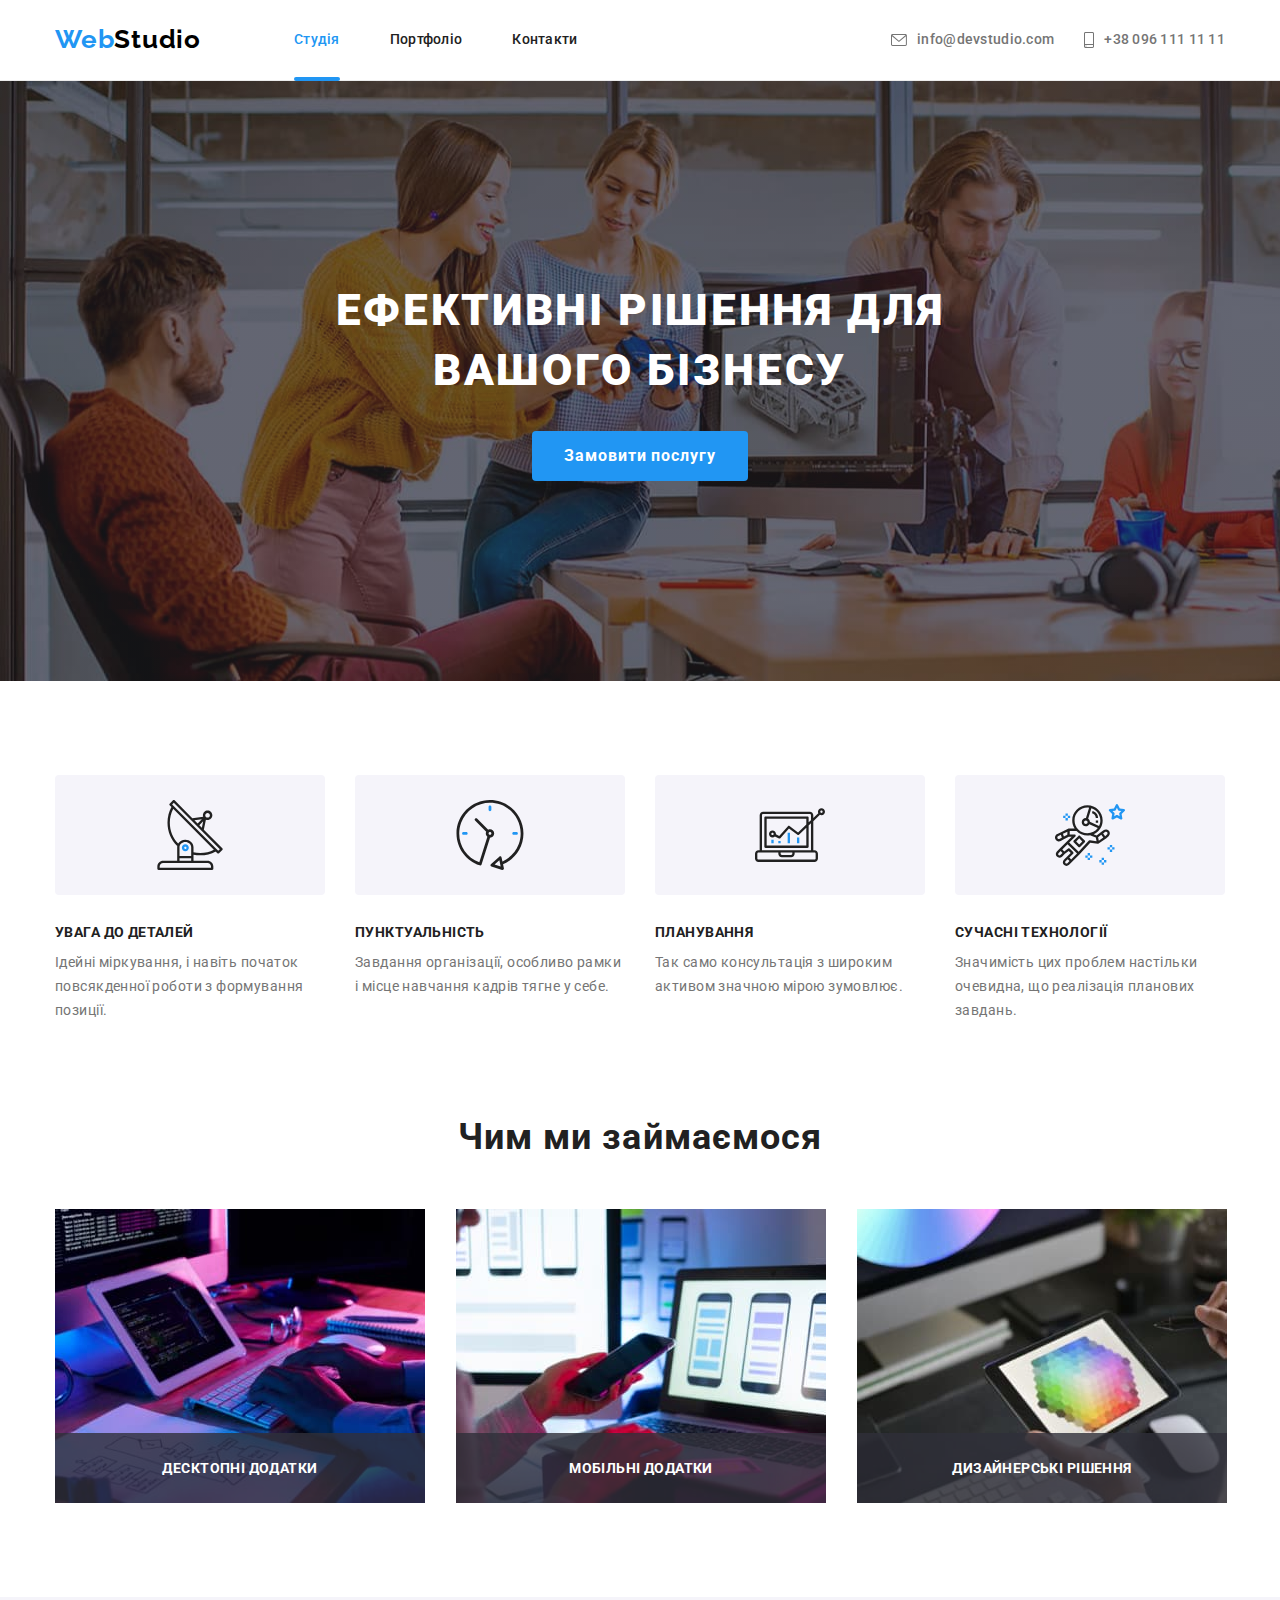
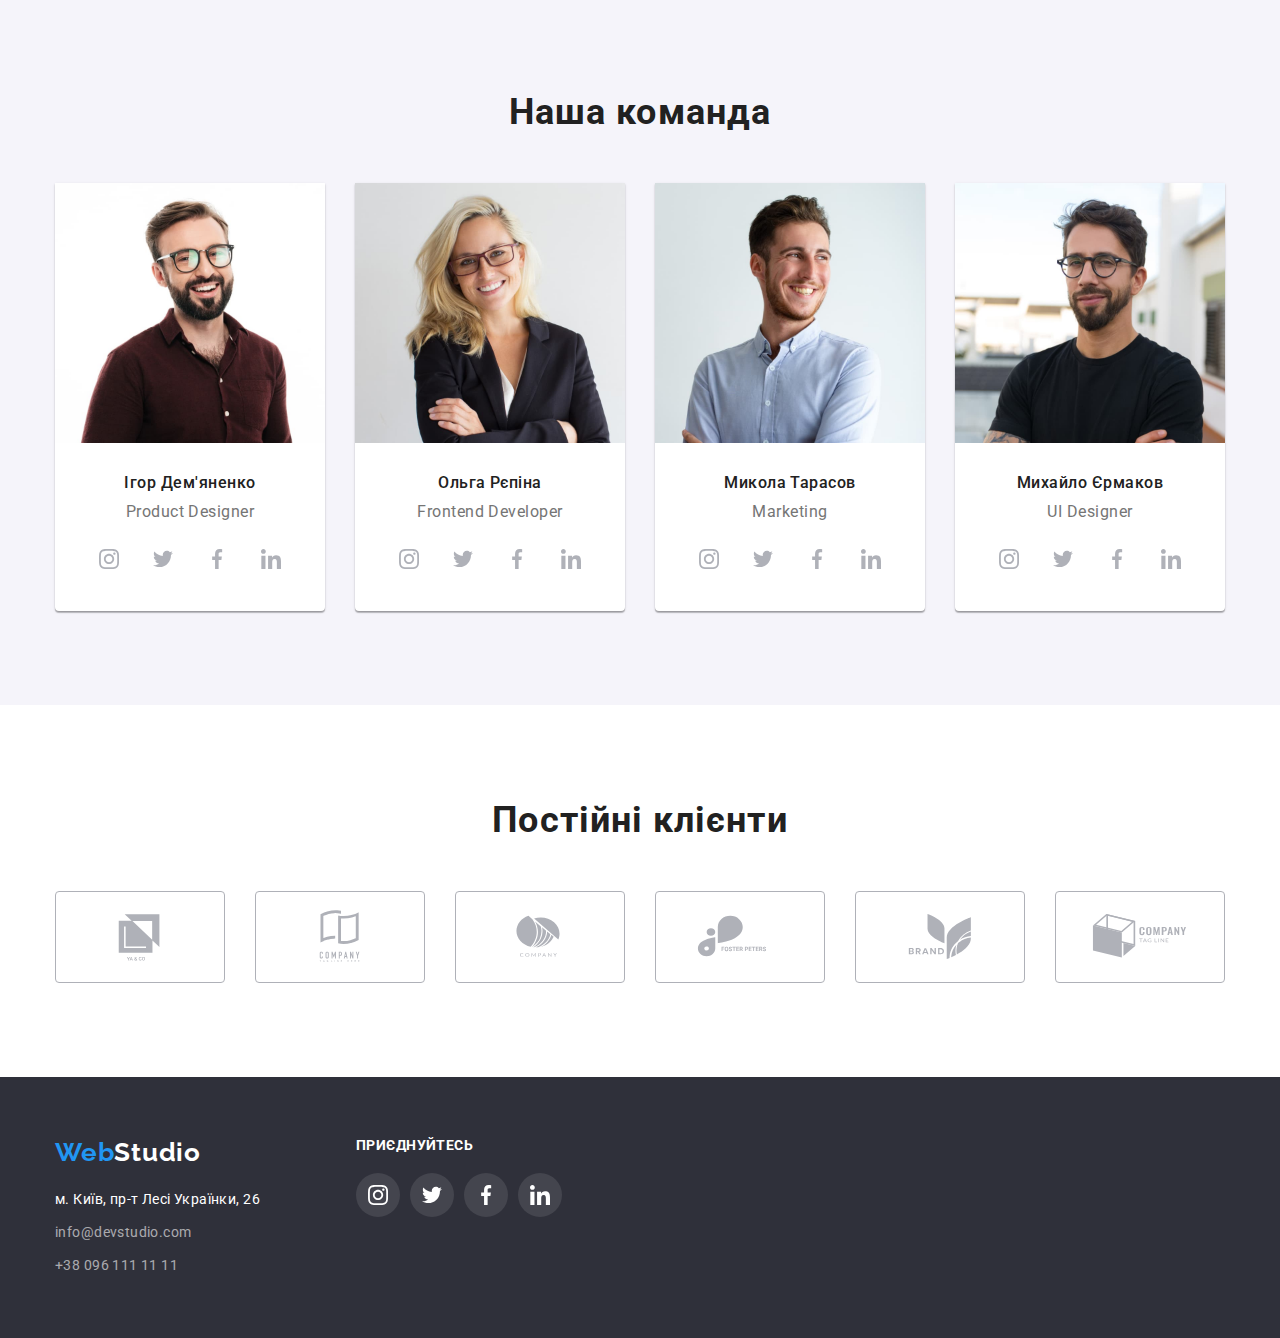
<file: index.html>
<!DOCTYPE html>
<html lang="uk">
  <head>
    <meta charset="UTF-8" />
    <meta http-equiv="X-UA-Compatible" content="IE=edge" />
    <meta name="viewport" content="width=device-width, initial-scale=1.0" />
    <title>Студія</title>
    <link
      rel="stylesheet"
      href="https://cdnjs.cloudflare.com/ajax/libs/modern-normalize/1.0.0/modern-normalize.min.css"
    />

    <link
      href="https://fonts.googleapis.com/css2?family=Raleway:wght@700&family=Roboto:wght@400;500;700;900&display=swap"
      rel="stylesheet"
    />

    <link rel="stylesheet" href="./css/styles.css" />
  </head>

  <body>
    <!--  Навигація на інші сторінки-->
    <header class="nav-top">
      <div class="container header">
        <div class="navigation">
          <nav class="main-nav">
            <a href="./index.html" class="logo"><span class="logo-accent">Web</span>Studio</a>
            <ul class="site-nav list">
              <li class="item"><a href="./index.html" class="link current">Студія</a></li>
              <li class="item"><a href="./portfolio.html" class="link">Портфоліо</a></li>
              <li class="item"><a href="" class="link">Контакти</a></li>
            </ul>
          </nav>
          <ul class="contact-us list">
            <li class="item">
              <a href="mailto:info@devstudio.com" class="link">
                <svg class="nav-icon" width="16" height="12">
                  <use href="./svg/symbol-defs.svg#icon-envelope"></use>
                </svg>
                info@devstudio.com</a
              >
            </li>
            <li class="item">
              <a href="tel:+380961111111" class="link"
                ><svg
                  class="nav-icon"
                  width="10"
                  height="16
                "
                >
                  <use href="./svg/symbol-defs.svg#icon-smartphone"></use>
                </svg>
                +38 096 111 11 11</a
              >
            </li>
          </ul>
        </div>
      </div>
    </header>

    <main>
      <!-- Баннер-->

      <section class="section hero">
        <div class="container hero-container">
          <h1 class="hero-title">Ефективні рішення для вашого бізнесу</h1>
          <button type="button" class="hero-button" data-modal-open>Замовити послугу</button>
        </div>
      </section>

      <!-- Перша секція-->

      <section class="section feature-section">
        <div class="container">
          <!-- <h2 class="visually-hidden">Особливості</h2> -->

          <div class="feature">
            <ul class="list">
              <li class="item">
                <div class="feature-block">
                  <svg class="feature-icon" width="70" height="70">
                    <use href="./svg/symbol-defs.svg#icon-antenna"></use>
                  </svg>
                </div>
                <h3 class="feature-block-title">УВАГА ДО ДЕТАЛЕЙ</h3>
                <p>Ідейні міркування, і навіть початок повсякденної роботи з формування позиції.</p>
              </li>
              <li class="item">
                <div class="feature-block">
                  <svg class="feature-icon" width="70" height="70">
                    <use href="./svg/symbol-defs.svg#icon-clock"></use>
                  </svg>
                </div>
                <h3 class="feature-block-title">ПУНКТУАЛЬНІСТЬ</h3>
                <p>Завдання організації, особливо рамки і місце навчання кадрів тягне у себе.</p>
              </li>
              <li class="item">
                <div class="feature-block">
                  <svg class="feature-icon" width="70" height="70">
                    <use href="./svg/symbol-defs.svg#icon-diagram"></use>
                  </svg>
                </div>
                <h3 class="feature-block-title">ПЛАНУВАННЯ</h3>
                <p>Так само консультація з широким активом значною мірою зумовлює.</p>
              </li>
              <li class="item">
                <div class="feature-block">
                  <svg class="feature-icon" width="70" height="70">
                    <use href="./svg/symbol-defs.svg#icon-astronaut"></use>
                  </svg>
                </div>
                <h3 class="feature-block-title">СУЧАСНІ ТЕХНОЛОГІЇ</h3>
                <p>Значимість цих проблем настільки очевидна, що реалізація планових завдань.</p>
              </li>
            </ul>
          </div>
        </div>
      </section>

      <!-- Друга секція-->
      <section class="section what-we-do">
        <div class="container">
          <h2 class="work-title">Чим ми займаємося</h2>

          <div class="content">
            <ul class="work-list list">
              <li class="item">
                <img src="./images/img1.jpg" width="370" alt="Розробка застосунків для десктопів" />
                <p class="work-descr">Десктопні додатки</p>
              </li>
              <li class="item">
                <img
                  src="./images/img2.jpg"
                  width="370"
                  alt="Розробка застосунків для мобільних пристроїв"
                />
                <p class="work-descr">Мобільні додатки</p>
              </li>
              <li class="item">
                <img src="./images/img3.jpg" width="370" alt="Розробка дизайну" />
                <p class="work-descr">Дизайнерські рішення</p>
              </li>
            </ul>
          </div>
        </div>
      </section>

      <!-- Третя секція-->
      <!-- Наша команда -->

      <section class="section team">
        <div class="container">
          <h2 class="team-title">Наша команда</h2>
          <div class="members">
            <ul class="list">
              <li class="item">
                <img src="./images/igor.jpg" width="270" alt="Фото Ігор Дем'яненко" />
                <h3 class="member-name">Ігор Дем'яненко</h3>
                <p class="member-job">Product Designer</p>

                <ul class="socials list">
                  <li class="social-item">
                    <a
                      href="https://instagram.com"
                      target="_blank"
                      rel="norefferer noopener"
                      class="social-link link"
                      ><svg class="social-icon" width="20" height="20">
                        <use href="./svg/symbol-defs.svg#icon-instagram"></use>
                      </svg>
                    </a>
                  </li>
                  <li class="social-item">
                    <a
                      href="https://twitter.com"
                      target="_blank"
                      rel="norefferer noopener"
                      class="social-link"
                      ><svg class="social-icon" width="20" height="20">
                        <use href="./svg/symbol-defs.svg#icon-twitter"></use>
                      </svg>
                    </a>
                  </li>
                  <li class="social-item">
                    <a
                      href="https://facebook.com"
                      target="_blank"
                      rel="norefferer noopener"
                      class="social-link"
                      ><svg class="social-icon" width="20" height="20">
                        <use href="./svg/symbol-defs.svg#icon-facebook"></use>
                      </svg>
                    </a>
                  </li>
                  <li class="social-item">
                    <a
                      href="https://linkedin.com"
                      target="_blank"
                      rel="norefferer noopener"
                      class="social-link"
                      ><svg class="social-icon" width="20" height="20">
                        <use href="./svg/symbol-defs.svg#icon-linkedin"></use>
                      </svg>
                    </a>
                  </li>
                </ul>
              </li>
              <li class="item">
                <img src="./images/olga.jpg" width="270" alt="Фото Ольга Рєпіна" />
                <h3 class="member-name">Ольга Рєпіна</h3>
                <p class="member-job">Frontend Developer</p>
                <ul class="socials list">
                  <li class="social-item">
                    <a
                      href="https://instagram.com"
                      target="_blank"
                      rel="norefferer noopener"
                      class="social-link link"
                      ><svg class="social-icon" width="20" height="20">
                        <use href="./svg/symbol-defs.svg#icon-instagram"></use>
                      </svg>
                    </a>
                  </li>
                  <li class="social-item">
                    <a
                      href="https://twitter.com"
                      target="_blank"
                      rel="norefferer noopener"
                      class="social-link"
                      ><svg class="social-icon" width="20" height="20">
                        <use href="./svg/symbol-defs.svg#icon-twitter"></use>
                      </svg>
                    </a>
                  </li>
                  <li class="social-item">
                    <a
                      href="https://facebook.com"
                      target="_blank"
                      rel="norefferer noopener"
                      class="social-link"
                      ><svg class="social-icon" width="20" height="20">
                        <use href="./svg/symbol-defs.svg#icon-facebook"></use>
                      </svg>
                    </a>
                  </li>
                  <li class="social-item">
                    <a
                      href="https://linkedin.com"
                      target="_blank"
                      rel="norefferer noopener"
                      class="social-link"
                      ><svg class="social-icon" width="20" height="20">
                        <use href="./svg/symbol-defs.svg#icon-linkedin"></use>
                      </svg>
                    </a>
                  </li>
                </ul>
              </li>
              <li class="item">
                <img src="./images/mykola.jpg" width="270" alt="Фото Микола Тарасов" />
                <h3 class="member-name">Микола Тарасов</h3>
                <p class="member-job">Marketing</p>
                <ul class="socials list">
                  <li class="social-item">
                    <a
                      href="https://instagram.com"
                      target="_blank"
                      rel="norefferer noopener"
                      class="social-link link"
                      ><svg class="social-icon" width="20" height="20">
                        <use href="./svg/symbol-defs.svg#icon-instagram"></use>
                      </svg>
                    </a>
                  </li>
                  <li class="social-item">
                    <a
                      href="https://twitter.com"
                      target="_blank"
                      rel="norefferer noopener"
                      class="social-link"
                      ><svg class="social-icon" width="20" height="20">
                        <use href="./svg/symbol-defs.svg#icon-twitter"></use>
                      </svg>
                    </a>
                  </li>
                  <li class="social-item">
                    <a
                      href="https://facebook.com"
                      target="_blank"
                      rel="norefferer noopener"
                      class="social-link"
                      ><svg class="social-icon" width="20" height="20">
                        <use href="./svg/symbol-defs.svg#icon-facebook"></use>
                      </svg>
                    </a>
                  </li>
                  <li class="social-item">
                    <a
                      href="https://linkedin.com"
                      target="_blank"
                      rel="norefferer noopener"
                      class="social-link"
                      ><svg class="social-icon" width="20" height="20">
                        <use href="./svg/symbol-defs.svg#icon-linkedin"></use>
                      </svg>
                    </a>
                  </li>
                </ul>
              </li>
              <li class="item">
                <img src="./images/mykhaylo.jpg" width="270" alt="Фото Михайло Єрмаков" />
                <h3 class="member-name">Михайло Єрмаков</h3>
                <p class="member-job">UI Designer</p>
                <ul class="socials list">
                  <li class="social-item">
                    <a
                      href="https://instagram.com"
                      target="_blank"
                      rel="norefferer noopener"
                      class="social-link link"
                      ><svg class="social-icon" width="20" height="20">
                        <use href="./svg/symbol-defs.svg#icon-instagram"></use>
                      </svg>
                    </a>
                  </li>
                  <li class="social-item">
                    <a
                      href="https://twitter.com"
                      target="_blank"
                      rel="norefferer noopener"
                      class="social-link"
                      ><svg class="social-icon" width="20" height="20">
                        <use href="./svg/symbol-defs.svg#icon-twitter"></use>
                      </svg>
                    </a>
                  </li>
                  <li class="social-item">
                    <a
                      href="https://facebook.com"
                      target="_blank"
                      rel="norefferer noopener"
                      class="social-link"
                      ><svg class="social-icon" width="20" height="20">
                        <use href="./svg/symbol-defs.svg#icon-facebook"></use>
                      </svg>
                    </a>
                  </li>
                  <li class="social-item">
                    <a
                      href="https://linkedin.com"
                      target="_blank"
                      rel="norefferer noopener"
                      class="social-link"
                      ><svg class="social-icon" width="20" height="20">
                        <use href="./svg/symbol-defs.svg#icon-linkedin"></use>
                      </svg>
                    </a>
                  </li>
                </ul>
              </li>
            </ul>
          </div>
        </div>
      </section>
    </main>

    <!-- Наші клієнти -->

    <section class="section clients">
      <div class="container"></div>

      <h2 class="clients-title">Постійні клієнти</h2>
      <ul class="clients-list list">
        <li class="clients-item">
          <a class="clients-link link" href=""
            ><svg class="clients-icon" width="106" height="60">
              <use href="./svg/symbol-defs.svg#icon-logo"></use>
            </svg>
          </a>
        </li>
        <li>
          <a class="clients-link link" href=""
            ><svg class="clients-icon" width="106" height="60">
              <use href="./svg/symbol-defs.svg#icon-logo-1"></use>
            </svg>
          </a>
        </li>
        <li>
          <a class="clients-link link" href=""
            ><svg class="clients-icon" width="106" height="60">
              <use href="./svg/symbol-defs.svg#icon-logo-2"></use>
            </svg>
          </a>
        </li>
        <li>
          <a class="clients-link link" href=""
            ><svg class="clients-icon" width="106" height="60">
              <use href="./svg/symbol-defs.svg#icon-logo-3"></use>
            </svg>
          </a>
        </li>
        <li>
          <a class="clients-link link" href=""
            ><svg class="clients-icon" width="106" height="60">
              <use href="./svg/symbol-defs.svg#icon-logo-4"></use>
            </svg>
          </a>
        </li>
        <li>
          <a class="clients-link link" href=""
            ><svg class="clients-icon" width="106" height="60">
              <use href="./svg/symbol-defs.svg#icon-logo-5"></use>
            </svg>
          </a>
        </li>
      </ul>
    </section>

    <!-- Футер -->

    <footer class="nav-bottom">
      <div class="container footer-container">
        <div class="footer-left">
          <a href="./index.html" class="logo"
            ><span class="logo-accent">Web</span><span class="logo-white">Studio</span></a
          >
          <address class="site-address">
            <ul class="list">
              <li>
                <a
                  href="https://goo.gl/maps/3Boj6ed672NdHKYh8"
                  class="howtoget link"
                  target="_blank"
                  rel="noopener noreferrer "
                  >м. Київ, пр-т Лесі Українки, 26</a
                >
              </li>
              <li class="item">
                <a href="mailto:info@devstudio.com" class="contacts link">info@devstudio.com</a>
              </li>
              <li class="item">
                <a href="tel:+380961111111" class="contacts link">+38 096 111 11 11</a>
              </li>
            </ul>
          </address>
        </div>
        <div class="footer-right">
          <h3 class="join-us-title">Приєднуйтесь</h3>
          <ul class="join-list list">
            <li class="join-item">
              <a
                class="join-link link"
                target="_blank"
                rel="norefferer noopener"
                href="https://instagram.com"
                ><svg class="join-logo" width="20" height="20">
                  <use href="./svg/symbol-defs.svg#icon-instagram"></use>
                </svg>
              </a>
            </li>
            <li class="join-item">
              <a
                class="join-link link"
                target="_blank"
                rel="norefferer noopener"
                href="https://twitter.com"
                ><svg class="join-logo" width="20" height="20">
                  <use href="./svg/symbol-defs.svg#icon-twitter"></use>
                </svg>
              </a>
            </li>
            <li class="join-item">
              <a
                class="join-link link"
                target="_blank"
                rel="norefferer noopener"
                href="https://facebook.com"
                ><svg class="join-logo" width="20" height="20">
                  <use href="./svg/symbol-defs.svg#icon-facebook"></use>
                </svg>
              </a>
            </li>
            <li class="join-item">
              <a
                class="join-link link"
                target="_blank"
                rel="norefferer noopener"
                href="https://linkedin.com"
                ><svg class="join-logo" width="20" height="20">
                  <use href="./svg/symbol-defs.svg#icon-linkedin"></use>
                </svg>
              </a>
            </li>
          </ul>
        </div>
      </div>
    </footer>

    <div class="backdrop is-hidden" data-modal>
      <div class="modal">
        <button data-modal-close class="modal-close-button">
          <svg class="" width="18" height="18">
            <use href="./svg/symbol-defs.svg#icon-close-button"></use>
          </svg>
        </button>
      </div>
    </div>
    <script src="./js/modal.js"></script>
  </body>
</html>
</file>
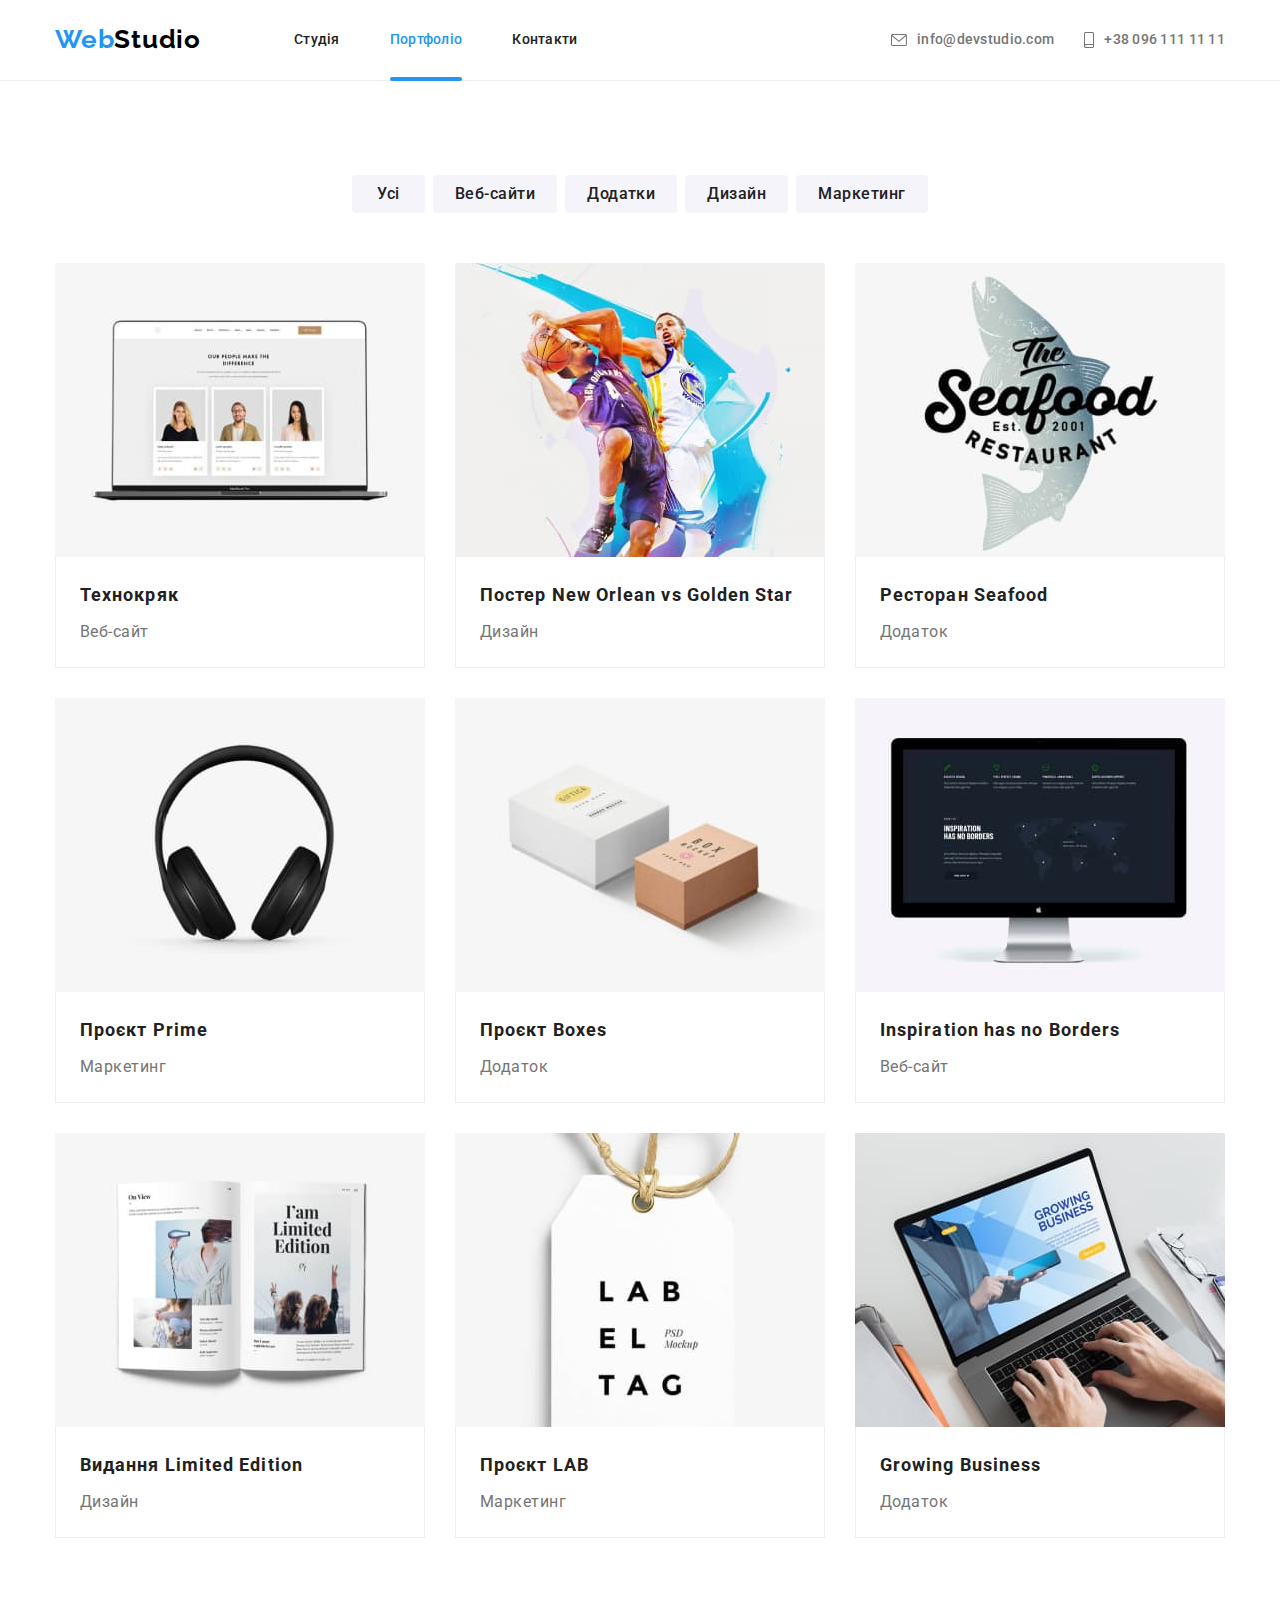
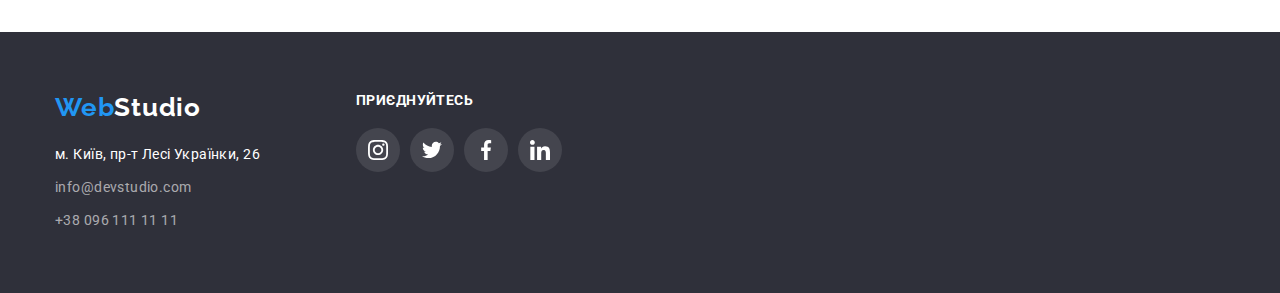
<file: portfolio.html>
<!DOCTYPE html>
<html lang="uk">
  <head>
    <meta charset="UTF-8" />
    <meta http-equiv="X-UA-Compatible" content="IE=edge" />
    <meta name="viewport" content="width=device-width, initial-scale=1.0" />
    <title>Портфоліо</title>
    <link
      rel="stylesheet"
      href="https://cdnjs.cloudflare.com/ajax/libs/modern-normalize/1.0.0/modern-normalize.min.css"
    />

    <link
      href="https://fonts.googleapis.com/css2?family=Raleway:wght@700&family=Roboto:wght@400;500;700;900&display=swap"
      rel="stylesheet"
    />

    <link rel="stylesheet" href="./css/styles.css" />
  </head>

  <body>
    <!--  Навигація на інші сторінки-->
    <header class="nav-top">
      <div class="container header">
        <div class="navigation">
          <nav class="main-nav">
            <a href="./index.html" class="logo"><span class="logo-accent">Web</span>Studio</a>
            <ul class="site-nav list">
              <li class="item"><a href="./index.html" class="link">Студія</a></li>
              <li class="item"><a href="./portfolio.html" class="link current">Портфоліо</a></li>
              <li class="item"><a href="" class="link">Контакти</a></li>
            </ul>
          </nav>
          <ul class="contact-us list">
            <li class="item">
              <a href="mailto:info@devstudio.com" class="link">
                <svg class="nav-icon" width="16" height="12">
                  <use href="./svg/symbol-defs.svg#icon-envelope"></use>
                </svg>
                info@devstudio.com</a
              >
            </li>
            <li class="item">
              <a href="tel:+380961111111" class="link"
                ><svg class="nav-icon" width="10" height="16">
                  <use href="./svg/symbol-defs.svg#icon-smartphone"></use>
                </svg>
                +38 096 111 11 11</a
              >
            </li>
          </ul>
        </div>
      </div>
    </header>
    <!-- Фільтри -->
    <main>
      <section class="our-work section">
        <div class="container">
          <h1 class="visually-hidden">Приклади наших робіт</h1>
          <div class="button-list">
            <ul class="filter-list list">
              <li><button type="button" class="filter-button">Усі</button></li>
              <li><button type="button" class="filter-button">Веб-сайти</button></li>
              <li><button type="button" class="filter-button">Додатки</button></li>
              <li><button type="button" class="filter-button">Дизайн</button></li>
              <li><button type="button" class="filter-button">Маркетинг</button></li>
            </ul>
          </div>

          <!-- <div class="example-overlay">
                    <p class="example-overlay-descr">
                      Ресурс пропонує комплексні пропозиції з різним рівнем функціоналу та сервісів.
                      Все це дозволить відвідувачу отримати вичерпні відомості про компанію чи
                      приватну особу.
                    </p>
                  </div> -->

          <div class="work-examples">
            <ul class="list">
              <li class="item">
                <a href="" class="example-link">
                  <div class="example-image">
                    <img
                      src="./images/portfolio1.jpg"
                      alt="Примірник Веб-сайту"
                      width="370"
                      height="294"
                    />
                    <div class="example-overlay">
                      <p class="example-overlay-descr">
                        Ресурс пропонує комплексні пропозиції з різним рівнем функціоналу та
                        сервісів. Все це дозволить відвідувачу отримати вичерпні відомості про
                        компанію чи приватну особу.
                      </p>
                    </div>
                  </div>

                  <div class="work-description">
                    <h2 class="example-title">Технокряк</h2>
                    <p class="example-text">Веб-сайт</p>
                  </div>
                </a>
              </li>

              <li class="item">
                <a href="" class="example-link">
                  <div class="example-image">
                    <img
                      src="./images/portfolio2.jpg"
                      alt="Примірник постеру"
                      width="370"
                      height="294"
                    />
                    <div class="example-overlay">
                      <p class="example-overlay-descr">
                        Ресурс пропонує комплексні пропозиції з різним рівнем функціоналу та
                        сервісів. Все це дозволить відвідувачу отримати вичерпні відомості про
                        компанію чи приватну особу.
                      </p>
                    </div>
                  </div>
                  <div class="work-description">
                    <h2 class="example-title">Постер New Orlean vs Golden Star</h2>
                    <p class="example-text">Дизайн</p>
                  </div>
                </a>
              </li>

              <li class="item">
                <a href="" class="example-link">
                  <div class="example-image">
                    <img
                      src="./images/portfolio3.jpg"
                      alt="Логотип додатку ресторана"
                      width="370"
                      height="294"
                    />
                    <div class="example-overlay">
                      <p class="example-overlay-descr">
                        Ресурс пропонує комплексні пропозиції з різним рівнем функціоналу та
                        сервісів. Все це дозволить відвідувачу отримати вичерпні відомості про
                        компанію чи приватну особу.
                      </p>
                    </div>
                  </div>
                  <div class="work-description">
                    <h2 class="example-title">Ресторан Seafood</h2>
                    <p class="example-text">Додаток</p>
                  </div></a
                >
              </li>

              <li class="item">
                <a href="" class="example-link"
                  ><div class="example-image">
                    <img
                      src="./images/portfolio4.jpg"
                      alt="Логотип маркетинг-проекту"
                      width="370"
                      height="294"
                    />
                    <div class="example-overlay">
                      <p class="example-overlay-descr">
                        Ресурс пропонує комплексні пропозиції з різним рівнем функціоналу та
                        сервісів. Все це дозволить відвідувачу отримати вичерпні відомості про
                        компанію чи приватну особу.
                      </p>
                    </div>
                  </div>

                  <div class="work-description">
                    <h2 class="example-title">Проєкт Prime</h2>
                    <p class="example-text">Маркетинг</p>
                  </div></a
                >
              </li>

              <li class="item">
                <a href="" class="example-link"
                  ><div class="example-image">
                    <img
                      src="./images/portfolio5.jpg"
                      alt="Логотип додатку"
                      width="370"
                      height="294"
                    />
                    <div class="example-overlay">
                      <p class="example-overlay-descr">
                        Ресурс пропонує комплексні пропозиції з різним рівнем функціоналу та
                        сервісів. Все це дозволить відвідувачу отримати вичерпні відомості про
                        компанію чи приватну особу.
                      </p>
                    </div>
                  </div>
                  <div class="work-description">
                    <h2 class="example-title">Проєкт Boxes</h2>
                    <p class="example-text">Додаток</p>
                  </div></a
                >
              </li>

              <li class="item">
                <a href="" class="example-link"
                  ><div class="example-image">
                    <img
                      src="./images/portfolio6.jpg"
                      alt="Примірник Веб-сайту"
                      width="370"
                      height="294"
                    />
                    <div class="example-overlay">
                      <p class="example-overlay-descr">
                        Ресурс пропонує комплексні пропозиції з різним рівнем функціоналу та
                        сервісів. Все це дозволить відвідувачу отримати вичерпні відомості про
                        компанію чи приватну особу.
                      </p>
                    </div>
                  </div>
                  <div class="work-description">
                    <h2 class="example-title">Inspiration has no Borders</h2>
                    <p class="example-text">Веб-сайт</p>
                  </div></a
                >
              </li>

              <li class="item">
                <a href="" class="example-link"
                  ><div class="example-image">
                    <img
                      src="./images/portfolio7.jpg"
                      alt="Примірник розробленого дизайну"
                      width="370"
                      height="294"
                    />
                    <div class="example-overlay">
                      <p class="example-overlay-descr">
                        Ресурс пропонує комплексні пропозиції з різним рівнем функціоналу та
                        сервісів. Все це дозволить відвідувачу отримати вичерпні відомості про
                        компанію чи приватну особу.
                      </p>
                    </div>
                  </div>
                  <div class="work-description">
                    <h2 class="example-title">Видання Limited Edition</h2>
                    <p class="example-text">Дизайн</p>
                  </div></a
                >
              </li>

              <li class="item">
                <a href="" class="example-link"
                  ><div class="example-image">
                    <img
                      src="./images/portfolio8.jpg"
                      alt="Логотип маркетинг-проекту"
                      width="370"
                      height="294"
                    />
                    <div class="example-overlay">
                      <p class="example-overlay-descr">
                        Ресурс пропонує комплексні пропозиції з різним рівнем функціоналу та
                        сервісів. Все це дозволить відвідувачу отримати вичерпні відомості про
                        компанію чи приватну особу.
                      </p>
                    </div>
                  </div>
                  <div class="work-description">
                    <h2 class="example-title">Проєкт LAB</h2>
                    <p class="example-text">Маркетинг</p>
                  </div></a
                >
              </li>

              <li class="item">
                <a href="" class="example-link"
                  ><div class="example-image">
                    <img
                      src="./images/portfolio9.jpg"
                      alt="Логотип бізнес-додатку"
                      width="370"
                      height="294"
                    />
                    <div class="example-overlay">
                      <p class="example-overlay-descr">
                        Ресурс пропонує комплексні пропозиції з різним рівнем функціоналу та
                        сервісів. Все це дозволить відвідувачу отримати вичерпні відомості про
                        компанію чи приватну особу.
                      </p>
                    </div>
                  </div>
                  <div class="work-description">
                    <h2 class="example-title">Growing Business</h2>
                    <p class="example-text">Додаток</p>
                  </div></a
                >
              </li>
            </ul>
          </div>
        </div>
      </section>
    </main>

    <!-- Футер -->

    <footer class="nav-bottom">
      <div class="container footer-container">
        <div class="footer-left">
          <a href="./index.html" class="logo"
            ><span class="logo-accent">Web</span><span class="logo-white">Studio</span></a
          >
          <address class="site-address">
            <ul class="list">
              <li>
                <a
                  href="https://goo.gl/maps/3Boj6ed672NdHKYh8"
                  class="howtoget link"
                  target="_blank"
                  rel="noopener noreferrer "
                  >м. Київ, пр-т Лесі Українки, 26</a
                >
              </li>
              <li class="item">
                <a href="mailto:info@devstudio.com" class="contacts link">info@devstudio.com</a>
              </li>
              <li class="item">
                <a href="tel:+380961111111" class="contacts link">+38 096 111 11 11</a>
              </li>
            </ul>
          </address>
        </div>
        <div class="footer-right">
          <h3 class="join-us-title">Приєднуйтесь</h3>
          <ul class="join-list list">
            <li class="join-item">
              <a
                class="join-link"
                target="_blank"
                rel="norefferer noopener"
                href="https://instagram.com"
                ><svg class="join-logo" width="20" height="20">
                  <use href="./svg/symbol-defs.svg#icon-instagram"></use>
                </svg>
              </a>
            </li>
            <li class="join-item">
              <a
                class="join-link"
                target="_blank"
                rel="norefferer noopener"
                href="https://twitter.com"
                ><svg class="join-logo" width="20" height="20">
                  <use href="./svg/symbol-defs.svg#icon-twitter"></use>
                </svg>
              </a>
            </li>
            <li class="join-item">
              <a
                class="join-link"
                target="_blank"
                rel="norefferer noopener"
                href="https://facebook.com"
                ><svg class="join-logo" width="20" height="20">
                  <use href="./svg/symbol-defs.svg#icon-facebook"></use>
                </svg>
              </a>
            </li>
            <li class="join-item">
              <a
                class="join-link"
                target="_blank"
                rel="norefferer noopener"
                href="https://linkedin.com"
                ><svg class="join-logo" width="20" height="20">
                  <use href="./svg/symbol-defs.svg#icon-linkedin"></use>
                </svg>
              </a>
            </li>
          </ul>
        </div>
      </div>
    </footer>
  </body>
</html>
</file>
<file: css/styles.css>
:root {
  --primary-text-color: #757575;
  --title-text-color: #212121;
  --accent-color: #2196f3;
  --primary-white-color: #ffffff;
  --primary-darkgrey-color: #2f303a;
  --secondary-background-color: #f5f4fa;
  --icon-color: #afb1b8;

  --timing: 250ms cubic-bezier(0.4, 0, 0.2, 1);
}

body {
  color: var(--primary-text-color);
  font-family: 'roboto', 'sans-serif';
  font-size: 14px;
  line-height: 1.71;
  letter-spacing: 0.03em;
}

h2 {
  margin: 0;
}

a {
  text-decoration: none;
}

img {
  display: block;
}
.list {
  list-style: none;
  padding: 0;
  margin: 0;
}

.filter-button,
.hero-button {
  transition: box-shadow var(--timing), color var(--timing), background-color var(--timing);
}

.link {
  transition: color var(--timing);
}

.visually-hidden {
  position: absolute;
  width: 1px;
  height: 1px;
  margin: -1px;
  border: 0;
  padding: 0;

  white-space: nowrap;
  clip-path: inset(100%);
  clip: rect(0 0 0 0);
  overflow: hidden;
}

.container {
  width: 1200px;
  margin-right: auto;
  margin-left: auto;
  padding-left: 15px;
  padding-right: 15px;
  /* outline: 2px solid rgb(214, 13, 13); */
}

.section {
  max-width: 1600px;
  margin-left: auto;
  margin-right: auto;
  padding-top: 94px;
  padding-bottom: 94px;
}

.nav-top,
.feature,
.work {
  background-color: var(--primary-white-color);
}
.logo {
  font-family: raleway, sans-serif;
  color: #000000;
  font-weight: 700;
  font-size: 26px;
  line-height: 1.19;
  letter-spacing: 0.03em;
  text-decoration: none;
  margin-top: 24px;
  margin-bottom: 25px;
}

.site-nav,
.main-nav,
.nav-top {
  display: flex;
  align-items: center;
  padding-left: 0;
}

.nav-top {
  border-bottom: 1px solid #ececec;
  max-width: 1600px;
  margin-left: auto;
  margin-right: auto;
}

.site-nav .item:first-child {
  margin-left: 93px;
}
.site-nav .item + .item {
  margin-left: 50px;
}

.logo-accent {
  color: var(--accent-color);
}
.logo-white {
  color: var(--primary-white-color);
}

.site-nav .link {
  display: block;
  position: relative;
  padding-top: 32px;
  padding-bottom: 32px;
  color: var(--title-text-color);
  font-weight: 500;
  font-size: 14px;
  line-height: 1.14;
  letter-spacing: 0.02em;
}

.site-nav .current::after {
  content: '';
  position: absolute;
  bottom: -1px;
  left: 0;
  display: block;
  width: 100%;
  height: 4px;
  background-color: var(--accent-color);
  border-radius: 2px;
}

.site-nav .link.current,
a.link:focus,
a.link:hover {
  color: var(--accent-color);
}

.nav-icon {
  fill: currentColor;
}

.nav-icon:hover,
.nav-icon:focus {
  fill: currentColor;
}

.container .navigation {
  display: flex;
}
.container .contact-us {
  display: flex;
  margin-left: auto;
  align-items: center;
}

.contact-us .link {
  display: flex;
  align-items: center;
  gap: 10px;
}

.contact-us .item + .item {
  margin-left: 30px;
}
.contact-us .link {
  color: var(--primary-text-color);
  font-weight: 500;
  font-size: 14px;
  line-height: 1.14;
  letter-spacing: 0.02em;
}

.hero {
  /* max-width: 1600px; */
  margin-left: auto;
  margin-right: auto;
  padding: 0;
  background-color: var(--primary-darkgrey-color);
  text-align: center;
  background-image: linear-gradient(rgba(47, 48, 54, 0.4), rgba(47, 48, 54, 0.4)),
    url(../images/hero-bg.jpg);
  background-repeat: no-repeat;
}

.hero-container {
  max-width: 1600px;
}

.hero-title {
  color: var(--primary-white-color);
  width: 696px;
  margin: 0 auto;
  font-weight: 900;
  font-size: 44px;
  line-height: 1.36;

  letter-spacing: 0.06em;
  text-transform: uppercase;
  padding-top: 200px;
}

.hero-button {
  background-color: var(--accent-color);
  color: var(--primary-white-color);
  font-weight: 700;
  font-size: 16px;
  line-height: 1.88;
  letter-spacing: 0.06em;
  cursor: pointer;
  margin-top: 30px;
  margin-bottom: 200px;
  border-radius: 4px;
  border-style: none;
  padding: 10px 32px;
}

.hero-button:hover,
.hero-button:focus {
  background-color: #188ce8;
}

.feature .list {
  display: flex;
  margin-right: auto;
  margin-left: auto;
}

.feature-block {
  display: flex;
  background-color: #f5f4fa;
  border-radius: 4px;
  width: 270px;
  height: 120px;
  justify-content: center;
  align-items: center;
}

/* .feature-icon{
  display: block;
  align-items: center;
} */

.feature p {
  margin-top: 10px;
  margin-bottom: 0;
}
.feature .item {
  /* outline: 1px solid red; */
  /* width: 270px; */
  width: calc((100% - 90px) / 4);
}

.feature .item + .item {
  margin-left: 30px;
}

.what-we-do {
  padding-top: 0;
}

.work-list {
  display: flex;
}

.work-list .item {
  margin-right: 31px;
  position: relative;
}

.work-list .item:last-child {
  margin-right: 0;
}

.work-descr {
  display: block;
  font-weight: 700;
  font-size: 14px;
  line-height: 1.17;
  text-transform: uppercase;
  color: var(--primary-white-color);
  background: rgba(47, 48, 58, 0.8);
  margin: 0;
  width: 100%;
  height: 70px;
  padding-top: 27px;
  text-align: center;
  align-items: center;
  position: absolute;

  content: '';
  bottom: 0px;
  left: 0;
}

.clients-title,
.work-title,
.team-title {
  color: var(--title-text-color);
  font-weight: 700;
  font-size: 36px;
  line-height: 1.17;
  text-align: center;
  letter-spacing: 0.03em;
  margin-bottom: 50px;
}

.feature-block-title {
  color: var(--title-text-color);
  font-weight: 700;
  font-size: 14px;
  line-height: 1.14;
  letter-spacing: 0.03em;
  text-transform: uppercase;
  margin-top: 30px;
  margin-bottom: 0px;
}

.team {
  background-color: var(--secondary-background-color);
}
.members .list {
  display: flex;
}

.team .item {
  background-color: var(--primary-white-color);
  margin-right: 30px;
  border-radius: 0px 0px 4px 4px;
  box-shadow: 0px 1px 3px rgba(0, 0, 0, 0.12), 0px 1px 1px rgba(0, 0, 0, 0.14),
    0px 2px 1px rgba(0, 0, 0, 0.2);
}

.team .item:last-child {
  margin-right: 0;
}
.team .member-name {
  color: var(--title-text-color);
  font-weight: 500;
  font-size: 16px;
  line-height: 1.19;
  letter-spacing: 0.03em;
  margin-top: 30px;
  margin-bottom: 10px;
  text-align: center;
}

.team .member-job {
  font-size: 16px;
  line-height: 1.19;
  letter-spacing: 0.03em;
  margin-bottom: 16px;
  margin-top: 0;
  text-align: center;
}

.socials {
  display: flex;
  justify-content: center;
  gap: 10px;
  padding-bottom: 30px;
}

.social-link {
  display: flex;
  width: 44px;
  height: 44px;
  background-color: var(--primary-white-color);
  border-radius: 50%;
  justify-content: center;
  align-items: center;

  transition: background-color var(--timing);
  /* transition-property: color;
  transition-duration: 5250ms;
  transition-timing-function: ease; */
}

.social-link:hover {
  background-color: var(--accent-color);
}
.social-icon {
  transition: fill var(--timing);
  fill: var(--icon-color);
}

.social-link:hover > .social-icon {
  fill: var(--primary-white-color);
}

.clients-list {
  display: flex;
  justify-content: center;
  gap: 30px;
}

.clients-link {
  display: flex;
  width: 170px;
  height: 92px;
  align-items: center;
  justify-content: center;
  border-radius: 4px;
  border: 1px solid var(--icon-color);
  color: var(--icon-color);
  transition: border-color var(--timing);
}

.clients-link:hover,
.clients-link:focus {
  border-color: var(--accent-color);
}

.clients-icon {
  fill: var(--icon-color);
  transition: fill var(--timing);
}

.clients-link:focus .clients-icon,
.clients-link:hover .clients-icon {
  fill: var(--accent-color);
}

/**
  |============================
  | Футер
  |============================
*/
.footer-container {
  display: flex;
}
.footer-left {
  width: 301px;
}

.join-us-title {
  margin: 0;
  text-transform: uppercase;
  color: var(--primary-white-color);
  font-size: 14px;
  line-height: 1.17;
  letter-spacing: 0.03em;
}

.join-list {
  display: flex;
  gap: 10px;
  margin-top: 20px;
}

.join-link {
  display: flex;
  width: 44px;
  height: 44px;
  background-color: rgba(255, 255, 255, 0.1);
  border-radius: 50%;
  align-items: center;
  justify-content: center;
  color: var(--primary-white-color);
}

.join-link {
  transition: background-color var(--timing);
}

.join-link:hover,
.join-link:focus {
  background-color: var(--accent-color);
}
.join-logo {
  fill: var(--primary-white-color);
}
.nav-bottom {
  padding-top: 60px;
  padding-bottom: 60px;
  background-color: var(--primary-darkgrey-color);
  max-width: 1600px;
  margin-left: auto;
  margin-right: auto;
}

.nav-bottom .logo {
  display: block;
  margin: 0;
}

.nav-bottom .howtoget {
  display: block;
}
.nav-bottom .item {
  display: block;
  margin-top: 9px;
}

.site-address {
  margin-top: 20px;
}
.site-address .howtoget {
  color: var(--primary-white-color);
  font-style: normal;
  font-size: 14px;
  line-height: 1.71;
  letter-spacing: 0.03em;
}

.site-address .contacts {
  color: rgba(255, 255, 255, 0.6);
  font-style: normal;
  font-size: 14px;
  line-height: 1.71;
  letter-spacing: 0.03em;
}

.our-work {
  background-color: var(--primary-white-color);
}

.button-list .filter-list {
  display: flex;
  justify-content: center;
}

.our-work .filter-button {
  background-color: var(--secondary-background-color);
  color: var(--title-text-color);
  border-style: none;
  border-radius: 4px;
  font-weight: 500;
  font-size: 16px;
  line-height: 1.62;
  text-align: center;
  letter-spacing: 0.03em;
  cursor: pointer;
  padding-top: 6px;
  padding-bottom: 6px;
  padding-left: 22px;
  padding-right: 22px;
  margin-left: 8px;
}

/* щось мені підказує що існує більш простий спосіб це зробити, звісно окрім дати першій кнопці інший клас */
.our-work li:first-child > .filter-button {
  padding-left: 25px;
  padding-right: 25px;
  margin-left: 0;
}

.our-work .filter-button:hover,
.our-work .filter-button:focus {
  background-color: var(--accent-color);
  color: var(--primary-white-color);
  box-shadow: 0px 3px 1px rgba(0, 0, 0, 0.1), 0px 1px 2px rgba(0, 0, 0, 0.08),
    0px 2px 2px rgba(0, 0, 0, 0.12);
}

.our-work .example-title {
  color: var(--title-text-color);
  font-weight: 700;
  font-size: 18px;
  line-height: 2;
  letter-spacing: 0.06em;
  padding-top: 20px;
  padding-left: 24px;
  padding-right: 24px;
}

.our-work .example-text {
  color: var(--primary-text-color);
  font-size: 16px;
  line-height: 1.88;
  letter-spacing: 0.03em;
  margin-top: 4px;
  margin-bottom: 0;
  padding-left: 24px;
  padding-right: 24px;
  padding-bottom: 20px;
}

.work-examples {
  margin-top: 20px;
}

.work-examples .list {
  display: flex;
  flex-wrap: wrap;
}

.work-examples .item:not(:nth-child(3n)) {
  margin-right: 30px;
}
.work-examples .item {
  margin-top: 30px;
}

.example-image {
  position: relative;
  display: block;
  overflow: hidden;
}

.example-link {
  display: block;
  transition: box-shadow var(--timing);
}

.example-link:hover {
  box-shadow: 0px 1px 1px rgba(0, 0, 0, 0.12), 0px 4px 4px rgba(0, 0, 0, 0.06),
    1px 4px 6px rgba(0, 0, 0, 0.16);
}

/* .work-examples .item:hover {
  box-shadow: 0px 1px 1px rgba(0, 0, 0, 0.12), 0px 4px 4px rgba(0, 0, 0, 0.06),
    1px 4px 6px rgba(0, 0, 0, 0.16);
} */

.example-overlay {
  position: absolute;
  top: 0;
  left: 0;
  display: flex;
  padding: 63px 24px;
  background-color: rgba(33, 150, 243, 0.9);
  width: 100%;
  height: 294px;
  transform: translateY(101%);
  transition: transform var(--timing);
}

.example-overlay-descr {
  font-size: 18px;
  color: var(--primary-white-color);
  margin: 0;
}

.example-link:hover .example-overlay {
  transform: translateY(0);
}

.work-description {
  border-bottom: 1px solid #eeeeee;
  border-left: 1px solid #eeeeee;
  border-right: 1px solid #eeeeee;
}

.backdrop {
  position: fixed;
  background-color: rgba(0, 0, 0, 0.2);
  height: 100vh;
  width: 100vw;
  top: 0;
  left: 0;
  opacity: 1;
  visibility: visible;
  transition: visibility 250ms, opacity 250ms;
}

.modal {
  position: absolute;
  display: flex;
  background-color: var(--primary-white-color);
  border-radius: 4px;
  box-shadow: 0px 1px 3px rgba(0, 0, 0, 0.12), 0px 1px 1px rgba(0, 0, 0, 0.14),
    0px 2px 1px rgba(0, 0, 0, 0.2);
  width: 528px;
  height: 581px;
  transform: translate(-50%, -50%) scale(1);
  top: 50%;
  left: 50%;
  transition: transform 250ms;
}

.modal-close-button {
  margin-left: auto;
  margin-right: 14px;
  margin-top: 14px;
  background-color: transparent;
  display: flex;
  border-radius: 50%;
  border: 1px solid rgba(0, 0, 0, 0.1);
  align-items: center;
  justify-content: center;
  width: 30px;
  height: 30px;
  cursor: pointer;
}
.backdrop.is-hidden {
  opacity: 0;
  visibility: hidden;
  pointer-events: none;
}

.backdrop.is-hidden .modal {
  transform: translate(-50%, -50%) scale(0.5);
}
</file>
